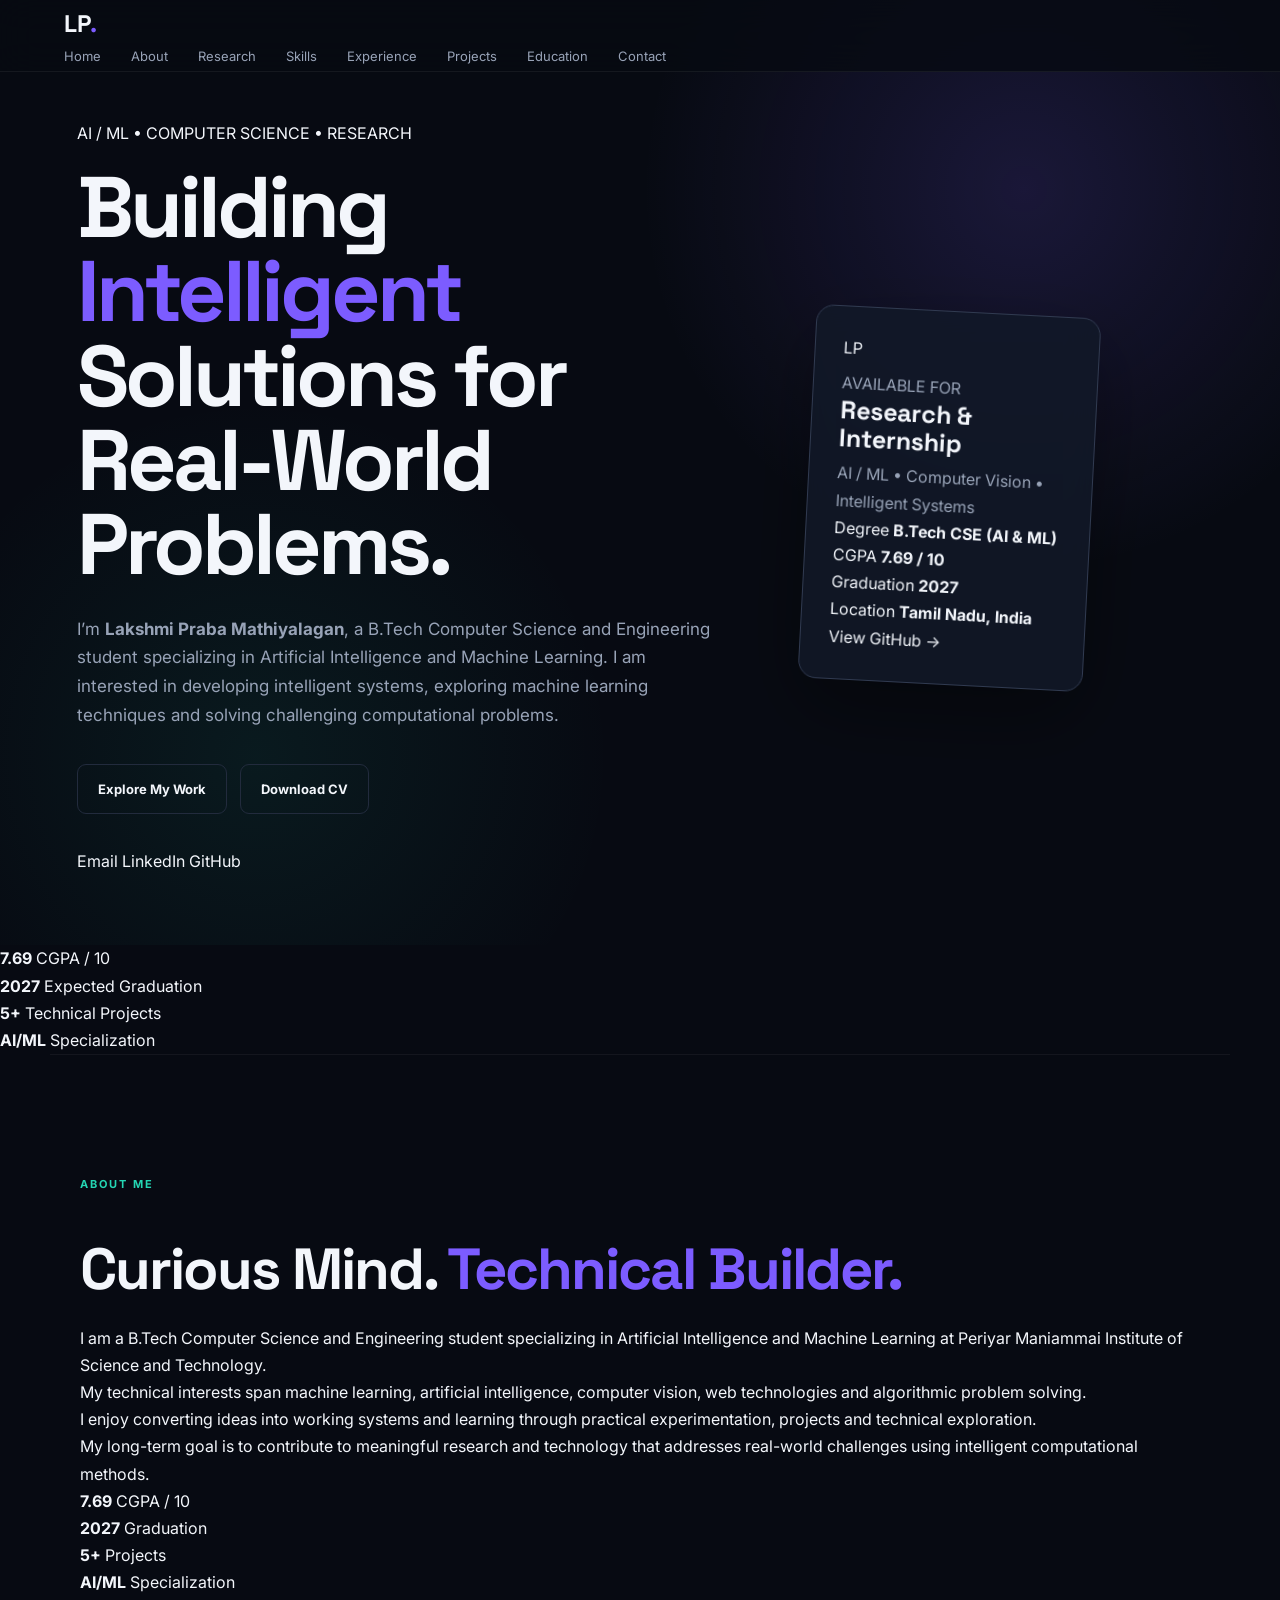
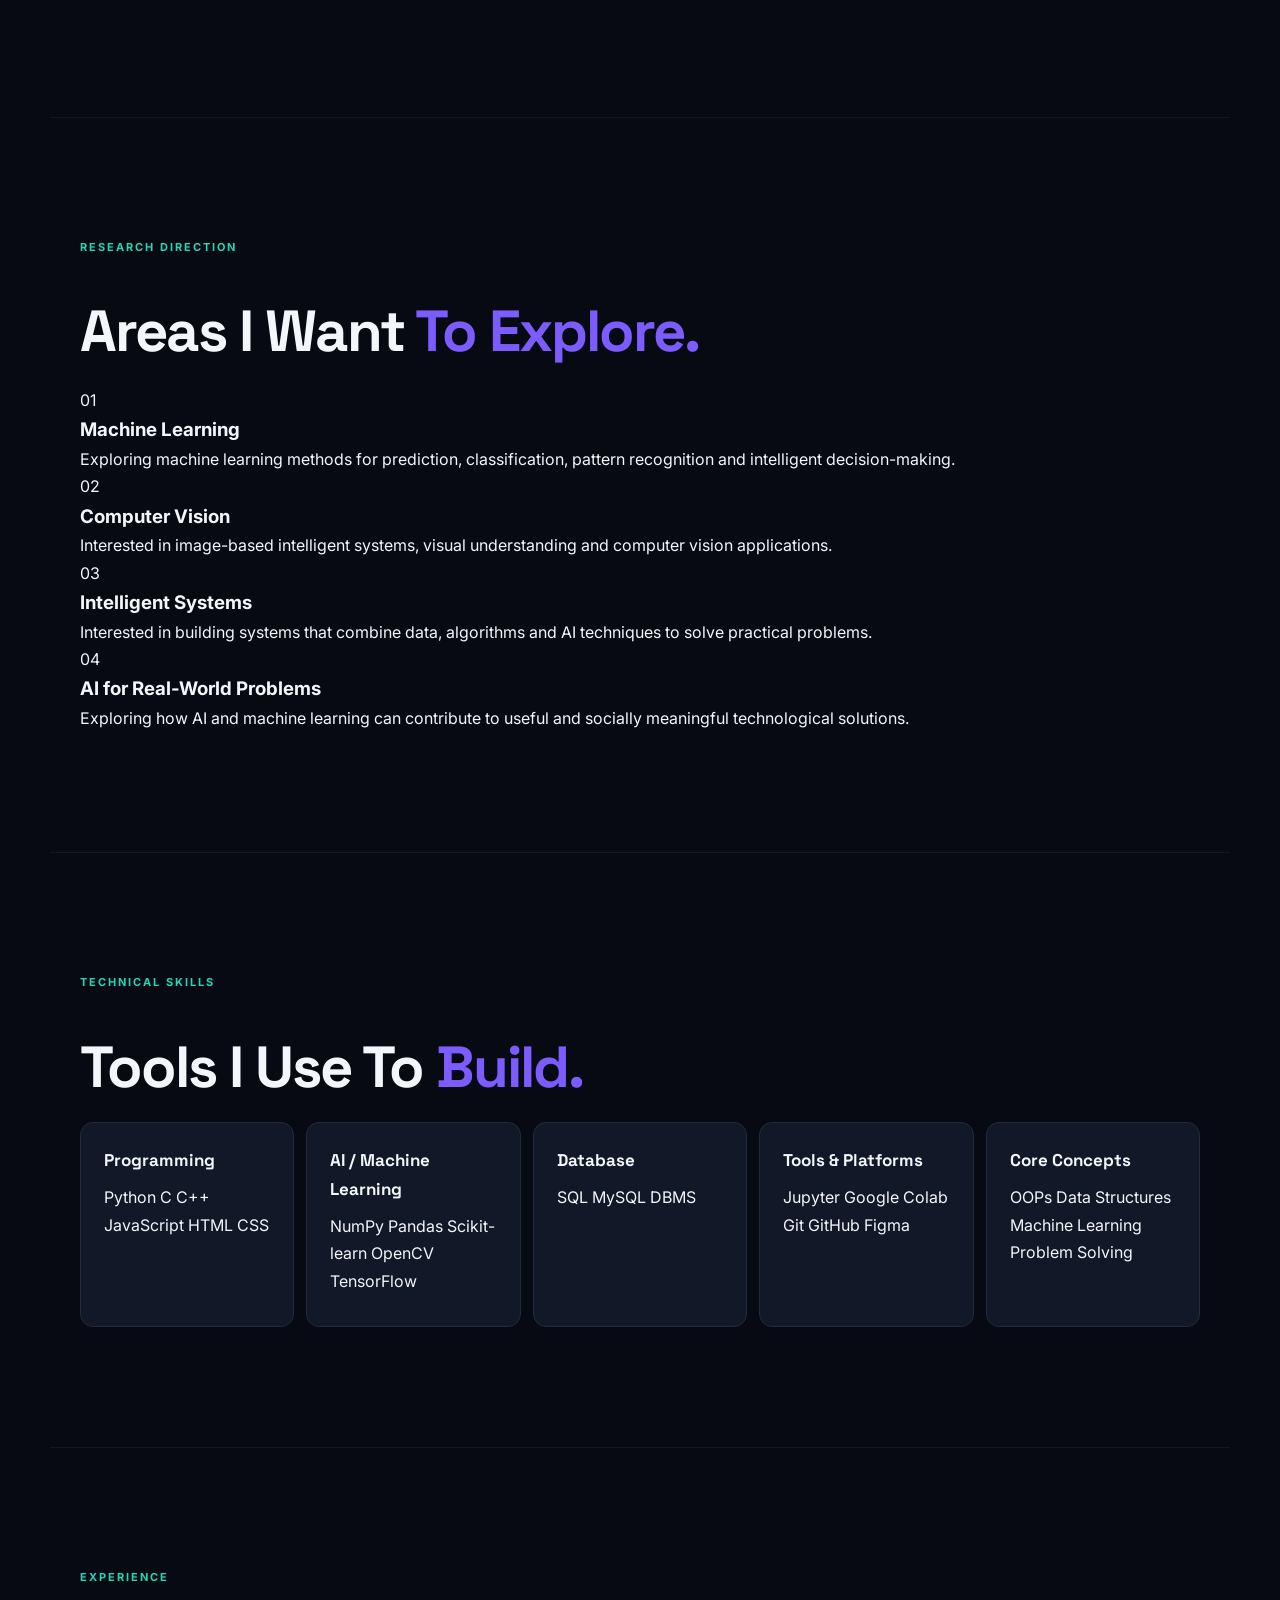
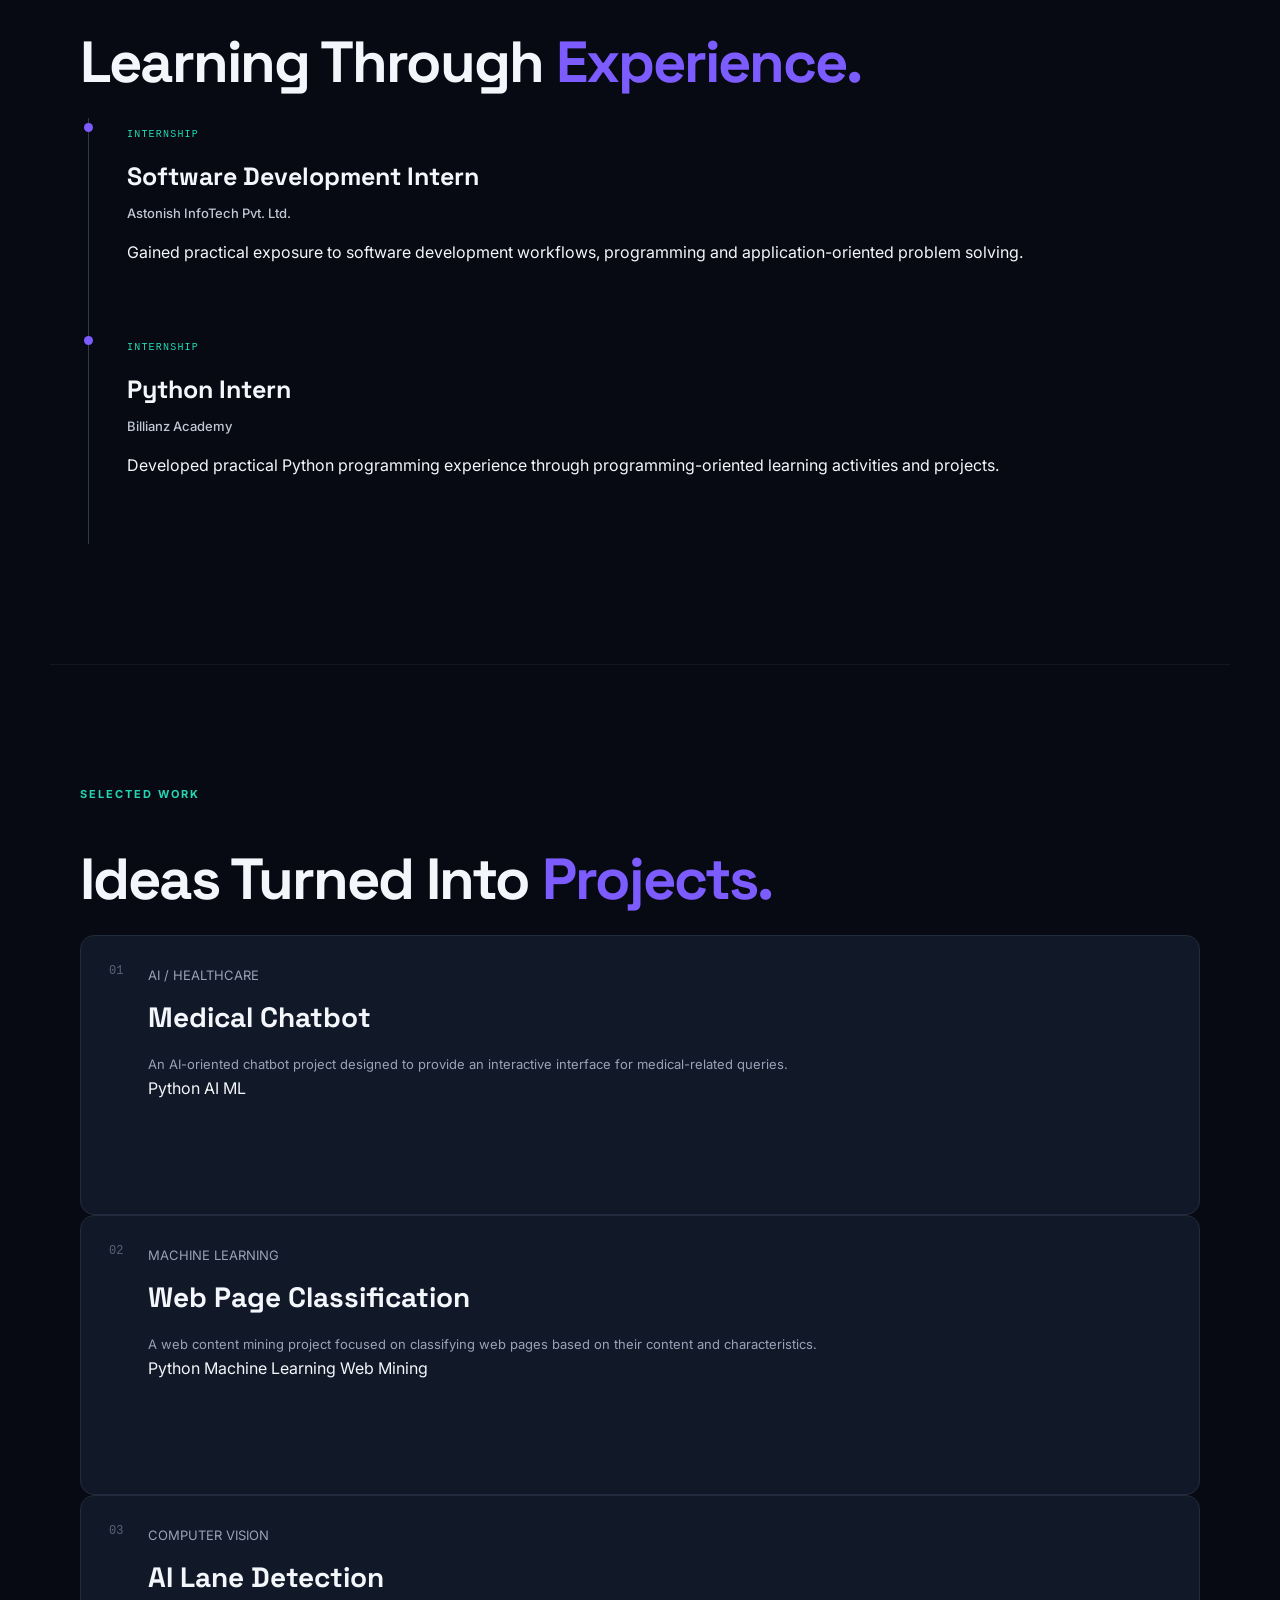
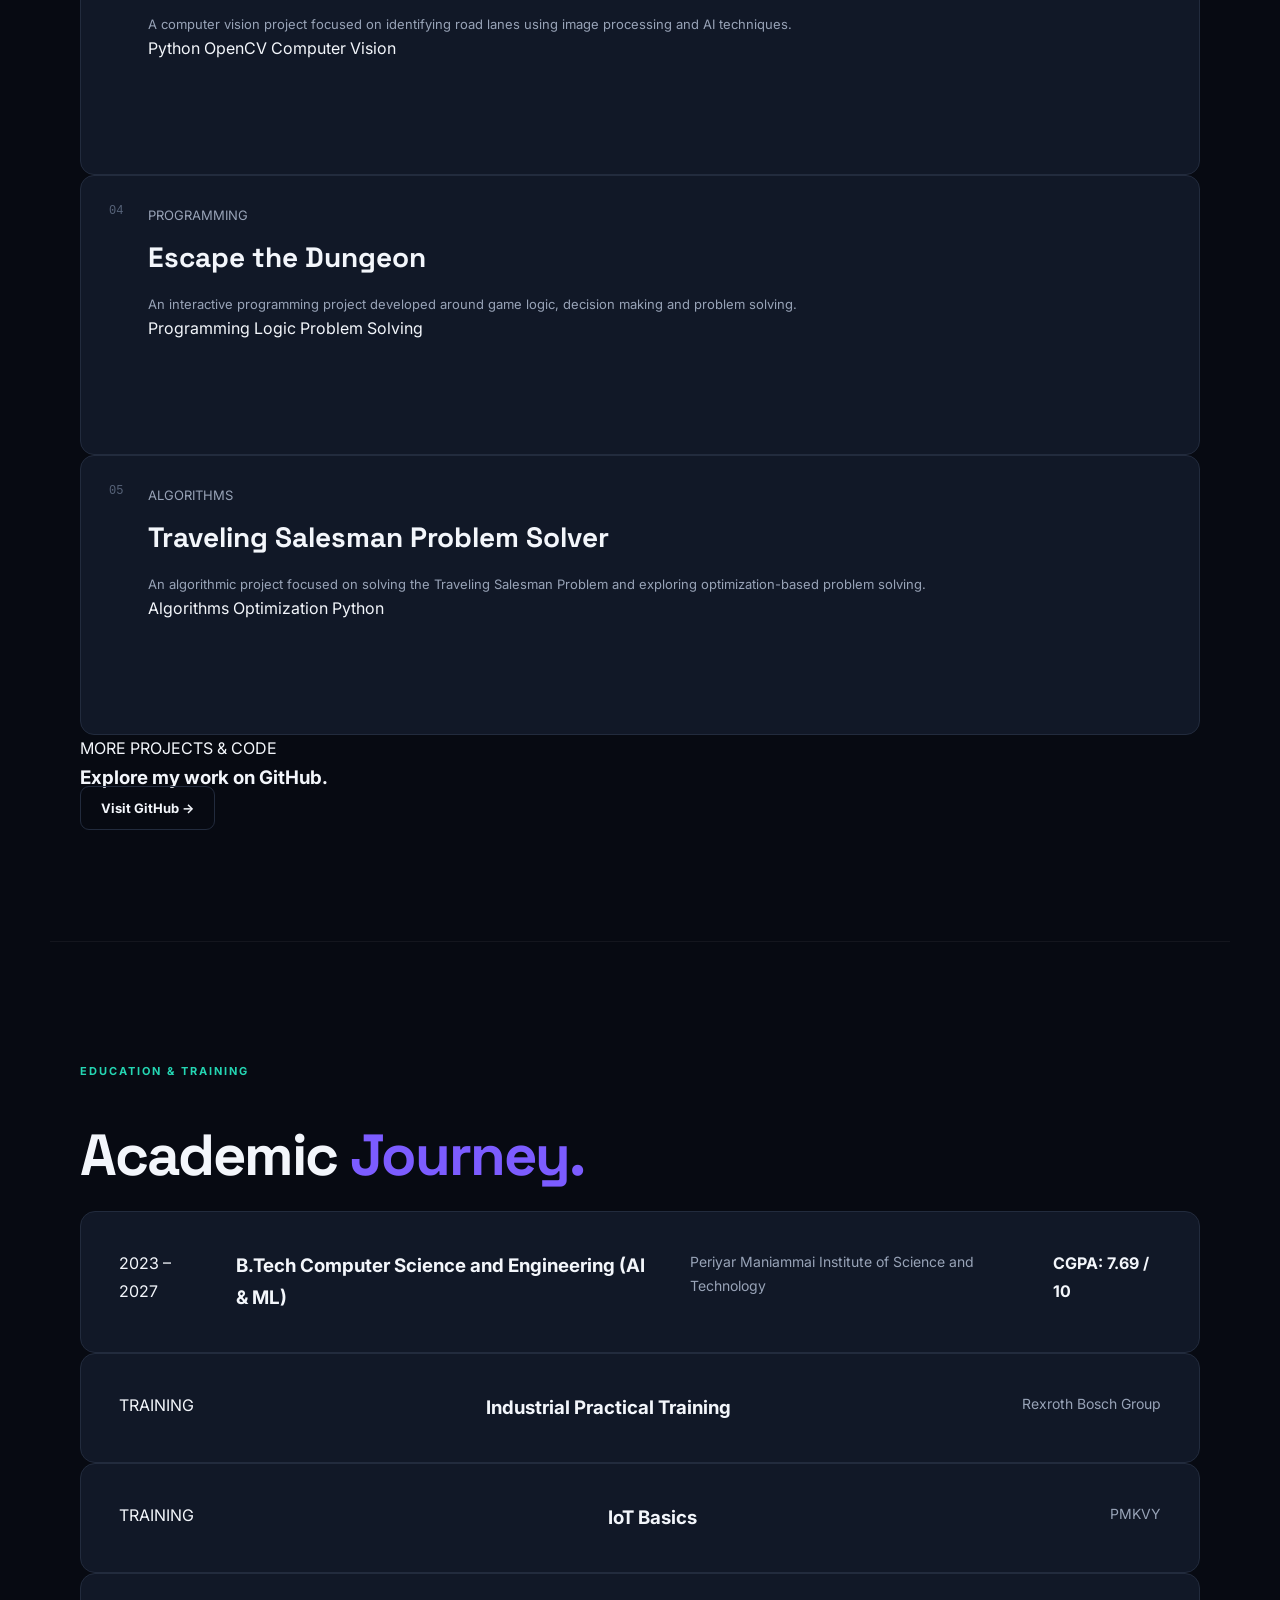
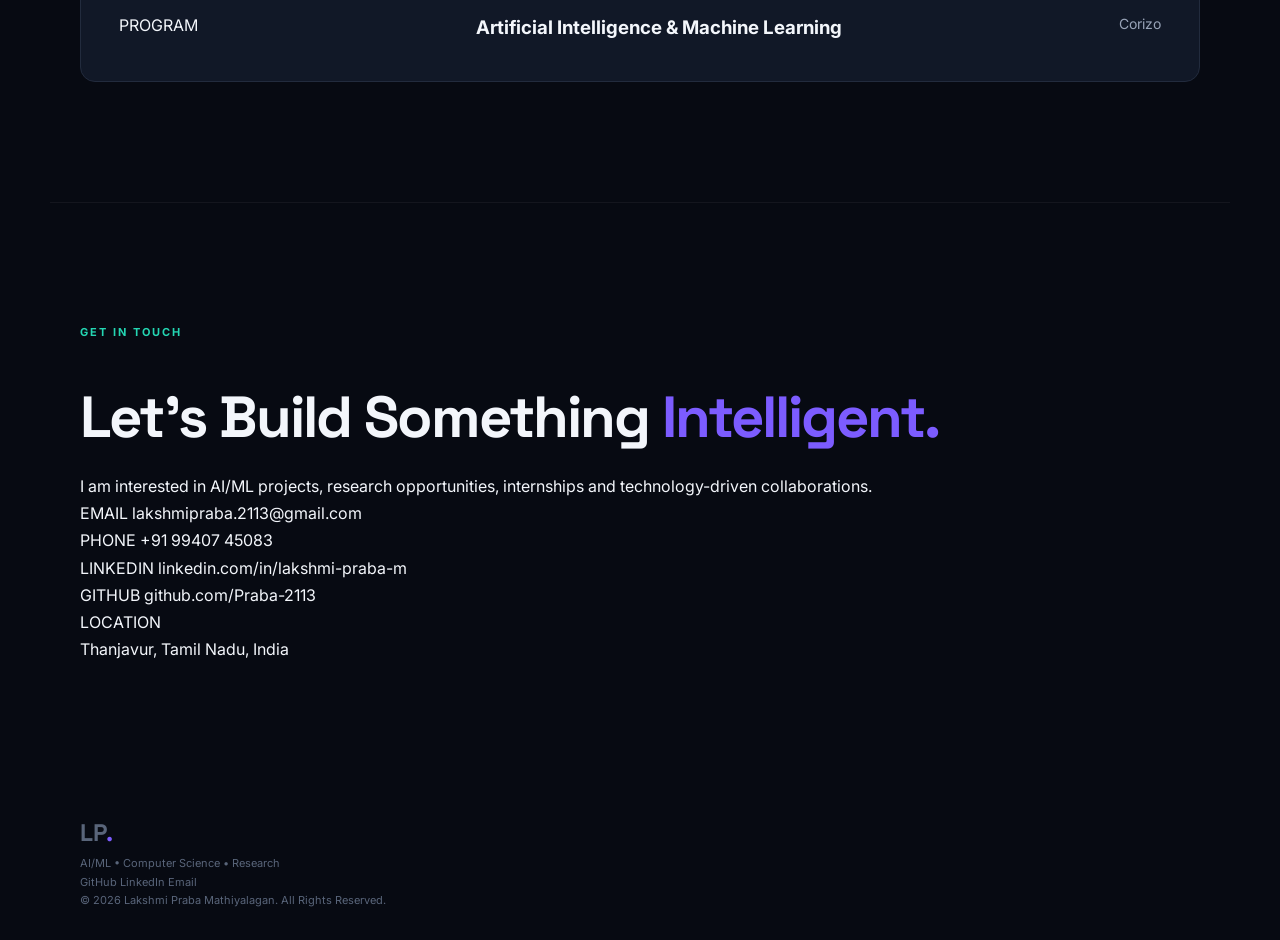
<file: index.html>
<!DOCTYPE html>
<html lang="en">

<head>

    <meta charset="UTF-8">
    <meta name="viewport" content="width=device-width, initial-scale=1.0">

    <title>Lakshmi Praba Mathiyalagan | AI/ML Research Portfolio</title>

    <meta name="description"
        content="Lakshmi Praba Mathiyalagan — B.Tech CSE (AI & ML) student, AI/ML enthusiast, developer and aspiring researcher.">

    <meta name="keywords"
        content="Lakshmi Praba, AI, Machine Learning, Artificial Intelligence, Computer Science, Research, Python, Computer Vision">

    <meta name="author" content="Lakshmi Praba Mathiyalagan">

    <link rel="stylesheet" href="style.css">

    <!-- Google Fonts -->

    <link
        href="https://fonts.googleapis.com/css2?family=Inter:wght@400;500;600;700;800&family=Space+Grotesk:wght@400;500;600;700&display=swap"
        rel="stylesheet">

</head>


<body>


<!-- =========================================================
     NAVIGATION
========================================================= -->

<header class="navbar">

    <div class="nav-container">

        <a href="#home" class="logo">
            LP<span>.</span>
        </a>


        <nav class="nav-menu">

            <a href="#home" class="nav-link active">
                Home
            </a>

            <a href="#about" class="nav-link">
                About
            </a>

            <a href="#research" class="nav-link">
                Research
            </a>

            <a href="#skills" class="nav-link">
                Skills
            </a>

            <a href="#experience" class="nav-link">
                Experience
            </a>

            <a href="#projects" class="nav-link">
                Projects
            </a>

            <a href="#education" class="nav-link">
                Education
            </a>

            <a href="#contact" class="nav-link">
                Contact
            </a>

        </nav>


        <button class="menu-btn" id="menuBtn">
            ☰
        </button>

    </div>

</header>


<!-- Scroll Progress -->

<div class="scroll-progress" id="scrollProgress"></div>



<!-- =========================================================
     HERO
========================================================= -->

<section id="home" class="hero">

    <div class="hero-container">


        <!-- HERO CONTENT -->

        <div class="hero-content">


            <p class="hero-label">

                AI / ML
                <span>•</span>
                COMPUTER SCIENCE
                <span>•</span>
                RESEARCH

            </p>


            <h1>

                Building
                <span>Intelligent</span>
                Solutions for
                Real-World Problems.

            </h1>


            <p class="hero-description">

                I’m <strong>Lakshmi Praba Mathiyalagan</strong>,
                a B.Tech Computer Science and Engineering student
                specializing in Artificial Intelligence and Machine Learning.

                I am interested in developing intelligent systems,
                exploring machine learning techniques and solving
                challenging computational problems.

            </p>


            <!-- HERO BUTTONS -->

            <div class="hero-buttons">

                <a href="#projects"
                   class="btn primary-btn">

                    Explore My Work

                </a>


                <a href="LP_ATS_resume(1).pdf"
                   class="btn secondary-btn"
                   download>

                    Download CV

                </a>

            </div>


            <!-- SOCIAL LINKS -->

            <div class="hero-links">

                <a href="mailto:lakshmipraba.2113@gmail.com">

                    Email

                </a>


                <a href="https://linkedin.com/in/lakshmi-praba-m"
                   target="_blank"
                   rel="noopener noreferrer">

                    LinkedIn

                </a>


                <a href="https://github.com/Praba-2113"
                   target="_blank"
                   rel="noopener noreferrer">

                    GitHub

                </a>

            </div>


        </div>



        <!-- HERO PROFILE -->

        <div class="hero-card">

            <div class="profile-card">

                <div class="profile-glow"></div>


                <div class="profile-avatar">

                    LP

                </div>


                <p class="profile-status">

                    AVAILABLE FOR

                </p>


                <h2>

                    Research & Internship

                </h2>


                <p class="profile-role">

                    AI / ML • Computer Vision • Intelligent Systems

                </p>


                <div class="profile-line"></div>


                <div class="profile-info">


                    <div>

                        <span>
                            Degree
                        </span>

                        <strong>
                            B.Tech CSE (AI & ML)
                        </strong>

                    </div>


                    <div>

                        <span>
                            CGPA
                        </span>

                        <strong>
                            7.69 / 10
                        </strong>

                    </div>


                    <div>

                        <span>
                            Graduation
                        </span>

                        <strong>
                            2027
                        </strong>

                    </div>


                    <div>

                        <span>
                            Location
                        </span>

                        <strong>
                            Tamil Nadu, India
                        </strong>

                    </div>


                </div>


                <a href="https://github.com/Praba-2113"
                   target="_blank"
                   rel="noopener noreferrer"
                   class="profile-github">

                    View GitHub →

                </a>


            </div>

        </div>

    </div>

</section>



<!-- =========================================================
     QUICK STATS
========================================================= -->

<section class="quick-stats">

    <div class="container stats-container">


        <div class="quick-stat">

            <strong>
                7.69
            </strong>

            <span>
                CGPA / 10
            </span>

        </div>


        <div class="quick-stat">

            <strong>
                2027
            </strong>

            <span>
                Expected Graduation
            </span>

        </div>


        <div class="quick-stat">

            <strong>
                5+
            </strong>

            <span>
                Technical Projects
            </span>

        </div>


        <div class="quick-stat">

            <strong>
                AI/ML
            </strong>

            <span>
                Specialization
            </span>

        </div>


    </div>

</section>



<!-- =========================================================
     ABOUT
========================================================= -->

<section id="about" class="section">

    <div class="container">


        <div class="section-heading">

            <p class="section-label">
                ABOUT ME
            </p>

            <h2>

                Curious Mind.
                <span>Technical Builder.</span>

            </h2>

        </div>



        <div class="about-grid">


            <div class="about-text">


                <p>

                    I am a B.Tech Computer Science and Engineering
                    student specializing in Artificial Intelligence
                    and Machine Learning at Periyar Maniammai Institute
                    of Science and Technology.

                </p>


                <p>

                    My technical interests span machine learning,
                    artificial intelligence, computer vision,
                    web technologies and algorithmic problem solving.

                </p>


                <p>

                    I enjoy converting ideas into working systems
                    and learning through practical experimentation,
                    projects and technical exploration.

                </p>


                <p>

                    My long-term goal is to contribute to meaningful
                    research and technology that addresses real-world
                    challenges using intelligent computational methods.

                </p>


            </div>



            <div class="about-stats">


                <div class="stat-card">

                    <strong>
                        7.69
                    </strong>

                    <span>
                        CGPA / 10
                    </span>

                </div>


                <div class="stat-card">

                    <strong>
                        2027
                    </strong>

                    <span>
                        Graduation
                    </span>

                </div>


                <div class="stat-card">

                    <strong>
                        5+
                    </strong>

                    <span>
                        Projects
                    </span>

                </div>


                <div class="stat-card">

                    <strong>
                        AI/ML
                    </strong>

                    <span>
                        Specialization
                    </span>

                </div>


            </div>

        </div>

    </div>

</section>



<!-- =========================================================
     RESEARCH INTERESTS
========================================================= -->

<section id="research" class="section dark-section">

    <div class="container">


        <div class="section-heading">

            <p class="section-label">
                RESEARCH DIRECTION
            </p>

            <h2>

                Areas I Want
                <span>To Explore.</span>

            </h2>

        </div>



        <div class="research-grid">


            <div class="research-card">

                <span class="research-number">
                    01
                </span>

                <h3>
                    Machine Learning
                </h3>

                <p>

                    Exploring machine learning methods for
                    prediction, classification, pattern recognition
                    and intelligent decision-making.

                </p>

            </div>



            <div class="research-card">

                <span class="research-number">
                    02
                </span>

                <h3>
                    Computer Vision
                </h3>

                <p>

                    Interested in image-based intelligent systems,
                    visual understanding and computer vision
                    applications.

                </p>

            </div>



            <div class="research-card">

                <span class="research-number">
                    03
                </span>

                <h3>
                    Intelligent Systems
                </h3>

                <p>

                    Interested in building systems that combine
                    data, algorithms and AI techniques to solve
                    practical problems.

                </p>

            </div>



            <div class="research-card">

                <span class="research-number">
                    04
                </span>

                <h3>
                    AI for Real-World Problems
                </h3>

                <p>

                    Exploring how AI and machine learning can
                    contribute to useful and socially meaningful
                    technological solutions.

                </p>

            </div>


        </div>

    </div>

</section>



<!-- =========================================================
     SKILLS
========================================================= -->

<section id="skills" class="section">

    <div class="container">


        <div class="section-heading">

            <p class="section-label">
                TECHNICAL SKILLS
            </p>

            <h2>

                Tools I Use To
                <span>Build.</span>

            </h2>

        </div>



        <div class="skills-grid">


            <!-- Programming -->

            <div class="skill-card">

                <h3>
                    Programming
                </h3>

                <div class="skill-tags">

                    <span>Python</span>
                    <span>C</span>
                    <span>C++</span>
                    <span>JavaScript</span>
                    <span>HTML</span>
                    <span>CSS</span>

                </div>

            </div>



            <!-- AI -->

            <div class="skill-card">

                <h3>
                    AI / Machine Learning
                </h3>

                <div class="skill-tags">

                    <span>NumPy</span>
                    <span>Pandas</span>
                    <span>Scikit-learn</span>
                    <span>OpenCV</span>
                    <span>TensorFlow</span>

                </div>

            </div>



            <!-- Database -->

            <div class="skill-card">

                <h3>
                    Database
                </h3>

                <div class="skill-tags">

                    <span>SQL</span>
                    <span>MySQL</span>
                    <span>DBMS</span>

                </div>

            </div>



            <!-- Tools -->

            <div class="skill-card">

                <h3>
                    Tools & Platforms
                </h3>

                <div class="skill-tags">

                    <span>Jupyter</span>
                    <span>Google Colab</span>
                    <span>Git</span>
                    <span>GitHub</span>
                    <span>Figma</span>

                </div>

            </div>



            <!-- Concepts -->

            <div class="skill-card">

                <h3>
                    Core Concepts
                </h3>

                <div class="skill-tags">

                    <span>OOPs</span>
                    <span>Data Structures</span>
                    <span>Machine Learning</span>
                    <span>Problem Solving</span>

                </div>

            </div>


        </div>

    </div>

</section>



<!-- =========================================================
     EXPERIENCE
========================================================= -->

<section id="experience" class="section dark-section">

    <div class="container">


        <div class="section-heading">

            <p class="section-label">
                EXPERIENCE
            </p>

            <h2>

                Learning Through
                <span>Experience.</span>

            </h2>

        </div>



        <div class="timeline">


            <!-- EXPERIENCE 1 -->

            <div class="timeline-item">

                <div class="timeline-dot"></div>


                <div class="timeline-content">

                    <span class="timeline-date">
                        INTERNSHIP
                    </span>


                    <h3>
                        Software Development Intern
                    </h3>


                    <h4>
                        Astonish InfoTech Pvt. Ltd.
                    </h4>


                    <p>

                        Gained practical exposure to software
                        development workflows, programming and
                        application-oriented problem solving.

                    </p>

                </div>

            </div>



            <!-- EXPERIENCE 2 -->

            <div class="timeline-item">

                <div class="timeline-dot"></div>


                <div class="timeline-content">

                    <span class="timeline-date">
                        INTERNSHIP
                    </span>


                    <h3>
                        Python Intern
                    </h3>


                    <h4>
                        Billianz Academy
                    </h4>


                    <p>

                        Developed practical Python programming
                        experience through programming-oriented
                        learning activities and projects.

                    </p>

                </div>

            </div>


        </div>

    </div>

</section>



<!-- =========================================================
     PROJECTS
========================================================= -->

<section id="projects" class="section">

    <div class="container">


        <div class="section-heading">

            <p class="section-label">
                SELECTED WORK
            </p>

            <h2>

                Ideas Turned Into
                <span>Projects.</span>

            </h2>

        </div>



        <div class="projects-grid">


            <!-- PROJECT 01 -->

            <article class="project-card">

                <div class="project-number">
                    01
                </div>


                <div class="project-content">

                    <p class="project-category">
                        AI / HEALTHCARE
                    </p>

                    <h3>
                        Medical Chatbot
                    </h3>

                    <p>

                        An AI-oriented chatbot project designed
                        to provide an interactive interface for
                        medical-related queries.

                    </p>


                    <div class="project-tags">

                        <span>Python</span>
                        <span>AI</span>
                        <span>ML</span>

                    </div>

                </div>

            </article>



            <!-- PROJECT 02 -->

            <article class="project-card">

                <div class="project-number">
                    02
                </div>


                <div class="project-content">

                    <p class="project-category">
                        MACHINE LEARNING
                    </p>

                    <h3>
                        Web Page Classification
                    </h3>

                    <p>

                        A web content mining project focused on
                        classifying web pages based on their
                        content and characteristics.

                    </p>


                    <div class="project-tags">

                        <span>Python</span>
                        <span>Machine Learning</span>
                        <span>Web Mining</span>

                    </div>

                </div>

            </article>



            <!-- PROJECT 03 -->

            <article class="project-card">

                <div class="project-number">
                    03
                </div>


                <div class="project-content">

                    <p class="project-category">
                        COMPUTER VISION
                    </p>

                    <h3>
                        AI Lane Detection
                    </h3>

                    <p>

                        A computer vision project focused on
                        identifying road lanes using image
                        processing and AI techniques.

                    </p>


                    <div class="project-tags">

                        <span>Python</span>
                        <span>OpenCV</span>
                        <span>Computer Vision</span>

                    </div>

                </div>

            </article>



            <!-- PROJECT 04 -->

            <article class="project-card">

                <div class="project-number">
                    04
                </div>


                <div class="project-content">

                    <p class="project-category">
                        PROGRAMMING
                    </p>

                    <h3>
                        Escape the Dungeon
                    </h3>

                    <p>

                        An interactive programming project
                        developed around game logic, decision
                        making and problem solving.

                    </p>


                    <div class="project-tags">

                        <span>Programming</span>
                        <span>Logic</span>
                        <span>Problem Solving</span>

                    </div>

                </div>

            </article>



            <!-- PROJECT 05 -->

            <article class="project-card">

                <div class="project-number">
                    05
                </div>


                <div class="project-content">

                    <p class="project-category">
                        ALGORITHMS
                    </p>

                    <h3>
                        Traveling Salesman Problem Solver
                    </h3>

                    <p>

                        An algorithmic project focused on solving
                        the Traveling Salesman Problem and exploring
                        optimization-based problem solving.

                    </p>


                    <div class="project-tags">

                        <span>Algorithms</span>
                        <span>Optimization</span>
                        <span>Python</span>

                    </div>

                </div>

            </article>


        </div>



        <!-- GITHUB CTA -->

        <div class="github-cta">

            <div>

                <p>
                    MORE PROJECTS & CODE
                </p>

                <h3>
                    Explore my work on GitHub.
                </h3>

            </div>


            <a href="https://github.com/Praba-2113"
               target="_blank"
               rel="noopener noreferrer"
               class="btn primary-btn">

                Visit GitHub →

            </a>

        </div>


    </div>

</section>



<!-- =========================================================
     EDUCATION
========================================================= -->

<section id="education" class="section dark-section">

    <div class="container">


        <div class="section-heading">

            <p class="section-label">
                EDUCATION & TRAINING
            </p>

            <h2>

                Academic
                <span>Journey.</span>

            </h2>

        </div>



        <div class="education-grid">


            <!-- DEGREE -->

            <div class="education-card">

                <span class="education-year">
                    2023 – 2027
                </span>


                <h3>

                    B.Tech Computer Science
                    and Engineering
                    (AI & ML)

                </h3>


                <p>

                    Periyar Maniammai Institute of
                    Science and Technology

                </p>


                <strong>
                    CGPA: 7.69 / 10
                </strong>

            </div>



            <!-- TRAINING -->

            <div class="education-card">

                <span class="education-year">
                    TRAINING
                </span>


                <h3>
                    Industrial Practical Training
                </h3>


                <p>
                    Rexroth Bosch Group
                </p>

            </div>



            <div class="education-card">

                <span class="education-year">
                    TRAINING
                </span>


                <h3>
                    IoT Basics
                </h3>


                <p>
                    PMKVY
                </p>

            </div>



            <div class="education-card">

                <span class="education-year">
                    PROGRAM
                </span>


                <h3>

                    Artificial Intelligence
                    & Machine Learning

                </h3>


                <p>
                    Corizo
                </p>

            </div>


        </div>

    </div>

</section>



<!-- =========================================================
     CONTACT
========================================================= -->

<section id="contact" class="section contact-section">

    <div class="container">


        <div class="contact-container">


            <!-- CONTACT INTRO -->

            <div class="contact-intro">

                <p class="section-label">
                    GET IN TOUCH
                </p>


                <h2>

                    Let's Build Something
                    <span>Intelligent.</span>

                </h2>


                <p>

                    I am interested in AI/ML projects,
                    research opportunities, internships
                    and technology-driven collaborations.

                </p>

            </div>



            <!-- CONTACT DETAILS -->

            <div class="contact-details">


                <div class="contact-item">

                    <span>
                        EMAIL
                    </span>

                    <a href="mailto:lakshmipraba.2113@gmail.com">

                        lakshmipraba.2113@gmail.com

                    </a>

                </div>



                <div class="contact-item">

                    <span>
                        PHONE
                    </span>

                    <a href="tel:+919940745083">

                        +91 99407 45083

                    </a>

                </div>



                <div class="contact-item">

                    <span>
                        LINKEDIN
                    </span>

                    <a href="https://linkedin.com/in/lakshmi-praba-m"
                       target="_blank"
                       rel="noopener noreferrer">

                        linkedin.com/in/lakshmi-praba-m

                    </a>

                </div>



                <div class="contact-item">

                    <span>
                        GITHUB
                    </span>

                    <a href="https://github.com/Praba-2113"
                       target="_blank"
                       rel="noopener noreferrer">

                        github.com/Praba-2113

                    </a>

                </div>



                <div class="contact-item">

                    <span>
                        LOCATION
                    </span>

                    <p>
                        Thanjavur, Tamil Nadu, India
                    </p>

                </div>


            </div>

        </div>

    </div>

</section>



<!-- =========================================================
     FOOTER
========================================================= -->

<footer class="footer">

    <div class="container footer-container">


        <div class="footer-brand">

            <a href="#home" class="logo">
                LP<span>.</span>
            </a>

            <p>
                AI/ML • Computer Science • Research
            </p>

        </div>


        <div class="footer-links">


            <a href="https://github.com/Praba-2113"
               target="_blank"
               rel="noopener noreferrer">

                GitHub

            </a>


            <a href="https://linkedin.com/in/lakshmi-praba-m"
               target="_blank"
               rel="noopener noreferrer">

                LinkedIn

            </a>


            <a href="mailto:lakshmipraba.2113@gmail.com">

                Email

            </a>


        </div>


        <p class="copyright">

            © 2026 Lakshmi Praba Mathiyalagan.
            All Rights Reserved.

        </p>


    </div>

</footer>



<!-- =========================================================
     JAVASCRIPT
========================================================= -->

<script src="script.js"></script>


</body>

</html>
</file>
<file: style.css>
* {
    margin: 0;
    padding: 0;
    box-sizing: border-box;
}

:root {
    --bg: #070a12;
    --bg2: #0d1220;
    --card: #111827;
    --line: #222b3d;

    --text: #f3f6fb;
    --muted: #98a3b7;

    --purple: #7c5cff;
    --green: #24d6b3;

    --max-width: 1180px;
}

html {
    scroll-behavior: smooth;
}

body {
    background: var(--bg);
    color: var(--text);
    font-family: "Inter", sans-serif;
    line-height: 1.7;
}

a {
    text-decoration: none;
    color: inherit;
}


/* ================= PROGRESS ================= */

#progressBar {
    position: fixed;
    top: 0;
    left: 0;

    height: 3px;
    width: 0;

    background: linear-gradient(
        90deg,
        var(--purple),
        var(--green)
    );

    z-index: 9999;
}


/* ================= NAVBAR ================= */

.navbar {
    position: fixed;

    top: 0;
    left: 0;

    width: 100%;
    height: 72px;

    display: flex;
    align-items: center;
    justify-content: space-between;

    padding: 0 5vw;

    background: rgba(7, 10, 18, 0.8);

    backdrop-filter: blur(18px);

    border-bottom: 1px solid rgba(255,255,255,0.06);

    z-index: 1000;
}

.logo {
    font-family: "Space Grotesk";
    font-size: 24px;
    font-weight: 700;
}

.logo span {
    color: var(--purple);
}

nav {
    display: flex;
    gap: 30px;
}

nav a {
    color: var(--muted);
    font-size: 13px;

    transition: 0.3s;
}

nav a:hover {
    color: white;
}

.menu-btn {
    display: none;

    background: none;
    color: white;

    border: 1px solid var(--line);

    padding: 7px 10px;

    border-radius: 8px;

    cursor: pointer;
}


/* ================= HERO ================= */

.hero {
    min-height: 100vh;

    display: flex;
    align-items: center;

    padding: 120px 6vw 70px;

    background:

        radial-gradient(
            circle at 80% 20%,
            rgba(124,92,255,0.16),
            transparent 30%
        ),

        radial-gradient(
            circle at 20% 80%,
            rgba(36,214,179,0.08),
            transparent 28%
        );

    overflow: hidden;
}

.hero-container {
    width: 100%;
    max-width: var(--max-width);

    margin: auto;

    display: grid;

    grid-template-columns:
        1.25fr
        0.75fr;

    gap: 70px;

    align-items: center;
}

.eyebrow {
    color: var(--green);

    font-size: 11px;

    font-weight: 700;

    letter-spacing: 0.18em;
}

.hero h1 {
    font-family: "Space Grotesk";

    font-size: clamp(
        48px,
        7vw,
        86px
    );

    line-height: 0.98;

    letter-spacing: -4px;

    margin: 18px 0 28px;
}

.hero h1 span {
    color: var(--purple);
}

.hero-description {
    max-width: 650px;

    color: var(--muted);

    font-size: 17px;
}

.hero-buttons {
    display: flex;

    gap: 13px;

    margin: 34px 0;
}

.btn {
    padding: 13px 20px;

    border-radius: 9px;

    font-size: 13px;

    font-weight: 700;

    border: 1px solid var(--line);

    transition: 0.3s;
}

.btn.primary {
    background: white;
    color: #090c14;
}

.btn.primary:hover {
    transform: translateY(-3px);
}

.btn.secondary:hover {
    border-color: var(--purple);
}

.quick-links {
    display: flex;

    gap: 22px;

    flex-wrap: wrap;

    font-size: 12px;

    color: var(--muted);
}

.quick-links a {
    color: white;
}

.quick-links a:hover {
    color: var(--green);
}


/* ================= PROFILE ================= */

.hero-visual {
    height: 500px;

    display: flex;

    justify-content: center;

    align-items: center;

    position: relative;
}

.glow {
    position: absolute;

    border-radius: 50%;
}

.glow-one {
    width: 330px;
    height: 330px;

    background: rgba(124,92,255,0.12);

    border: 1px solid rgba(124,92,255,0.2);
}

.glow-two {
    width: 190px;
    height: 190px;

    background: rgba(36,214,179,0.08);

    border: 1px solid rgba(36,214,179,0.2);
}

.profile-card {
    position: relative;

    width: 285px;

    padding: 28px;

    background: rgba(17,24,39,0.85);

    border: 1px solid #303a50;

    border-radius: 18px;

    box-shadow:
        0 30px 80px rgba(0,0,0,0.4);

    backdrop-filter: blur(16px);

    transform: rotate(3deg);
}

.card-header {
    display: flex;

    justify-content: space-between;

    color: #657189;

    font: 10px monospace;

    letter-spacing: 0.1em;
}

.avatar {
    width: 76px;
    height: 76px;

    display: grid;
    place-items: center;

    margin: 42px 0 18px;

    border-radius: 50%;

    background:
        linear-gradient(
            135deg,
            var(--purple),
            #b18cff
        );

    font-family: "Space Grotesk";

    font-size: 25px;

    font-weight: 700;
}

.profile-card h2 {
    font-family: "Space Grotesk";

    font-size: 25px;

    line-height: 1.1;
}

.profile-card p {
    color: var(--muted);

    margin-top: 8px;
}

.status {
    margin-top: 30px;

    padding-top: 15px;

    border-top: 1px solid var(--line);

    color: var(--muted);

    font-size: 11px;
}

.status span {
    display: inline-block;

    width: 7px;
    height: 7px;

    margin-right: 8px;

    background: var(--green);

    border-radius: 50%;
}


/* ================= SECTION ================= */

.section {
    max-width: var(--max-width);

    margin: auto;

    padding: 120px 30px;

    border-top: 1px solid rgba(255,255,255,0.05);
}

.section-label {
    margin-bottom: 45px;

    color: var(--green);

    font-size: 11px;

    font-weight: 700;

    letter-spacing: 0.18em;
}

.section h2 {
    font-family: "Space Grotesk";

    font-size: clamp(
        35px,
        5vw,
        58px
    );

    line-height: 1.05;

    letter-spacing: -2px;

    margin-bottom: 25px;
}

.section h2 span {
    color: var(--purple);
}


/* ================= ABOUT ================= */

.two-column {
    display: grid;

    grid-template-columns:
        1fr
        1fr;

    gap: 80px;
}

.large-text {
    font-size: 20px;

    color: #e3e8f1;

    margin-bottom: 20px;
}

.normal-text {
    color: var(--muted);
}

.stats {
    display: flex;

    gap: 45px;

    margin-top: 35px;
}

.stats div {
    display: flex;

    flex-direction: column;
}

.stats strong {
    font-family: "Space Grotesk";

    font-size: 30px;
}

.stats span {
    color: #68748b;

    font-size: 10px;

    text-transform: uppercase;

    letter-spacing: 0.12em;
}


/* ================= SKILLS ================= */

.skills-grid {
    display: grid;

    grid-template-columns:
        repeat(5, 1fr);

    gap: 12px;
}

.skill-card {
    min-height: 205px;

    padding: 23px;

    background: var(--card);

    border: 1px solid var(--line);

    border-radius: 13px;

    transition: 0.3s;
}

.skill-card:hover {
    transform: translateY(-5px);

    border-color: #48526a;
}

.skill-number {
    display: block;

    margin-bottom: 48px;

    color: #58647a;

    font: 12px monospace;
}

.skill-card h3 {
    font-family: "Space Grotesk";

    font-size: 17px;

    margin-bottom: 9px;
}

.skill-card p {
    color: var(--muted);

    font-size: 12px;
}


/* ================= EXPERIENCE ================= */

.timeline {
    border-left: 1px solid #30394d;

    margin-left: 8px;
}

.timeline-item {
    position: relative;

    padding:
        0
        0
        65px
        38px;
}

.timeline-dot {
    position: absolute;

    left: -5px;
    top: 5px;

    width: 9px;
    height: 9px;

    border-radius: 50%;

    background: var(--purple);
}

.timeline-date {
    color: var(--green);

    font: 10px monospace;

    letter-spacing: 0.12em;
}

.timeline-item h3 {
    font-family: "Space Grotesk";

    font-size: 25px;

    margin-top: 10px;
}

.timeline-item h4 {
    color: #c0c8d6;

    font-size: 13px;

    font-weight: 500;

    margin: 4px 0 15px;
}

.timeline-item ul {
    padding-left: 18px;

    color: var(--muted);

    font-size: 14px;
}

.timeline-item li {
    margin: 5px 0;
}


/* ================= PROJECTS ================= */

.projects-header {
    display: flex;

    justify-content: space-between;

    align-items: end;

    margin-bottom: 45px;
}

.projects-header p {
    color: var(--muted);

    max-width: 350px;

    font-size: 13px;
}

.project-grid {
    display: grid;

    grid-template-columns:
        repeat(2, 1fr);

    gap: 15px;
}

.project-card {
    min-height: 280px;

    padding: 28px;

    display: flex;

    gap: 25px;

    background: var(--card);

    border: 1px solid var(--line);

    border-radius: 14px;

    transition: 0.3s;
}

.project-card:hover {
    transform: translateY(-5px);

    border-color: #46516a;
}

.project-card.featured {
    grid-column: span 2;

    background:
        linear-gradient(
            120deg,
            #15162b,
            #111827
        );
}

.project-number {
    color: #58647a;

    font: 12px monospace;
}

.project-card small {
    color: var(--green);

    font: 10px monospace;

    letter-spacing: 0.1em;
}

.project-card h3 {
    font-family: "Space Grotesk";

    font-size: 28px;

    margin: 8px 0 12px;
}

.project-card p {
    color: var(--muted);

    font-size: 13px;
}

.tags {
    display: flex;

    gap: 7px;

    flex-wrap: wrap;

    margin-top: 22px;
}

.tags span {
    padding: 5px 8px;

    color: #aeb8ca;

    background: #171f30;

    border: 1px solid #273147;

    border-radius: 5px;

    font: 10px monospace;
}


/* ================= EDUCATION ================= */

.education-card {
    display: flex;

    justify-content: space-between;

    gap: 30px;

    padding: 38px;

    background: var(--card);

    border: 1px solid var(--line);

    border-radius: 15px;
}

.education-card small {
    color: var(--green);

    font: 10px monospace;
}

.education-card h2 {
    font-size: 36px;
}

.education-card p {
    color: var(--muted);

    font-size: 14px;
}

.cgpa {
    display: flex;

    flex-direction: column;

    justify-content: center;
}

.cgpa strong {
    color: var(--purple);

    font-family: "Space Grotesk";

    font-size: 58px;
}

.cgpa span {
    color: var(--muted);

    font-size: 11px;
}

.training-grid {
    display: grid;

    grid-template-columns:
        repeat(3, 1fr);

    gap: 15px;

    margin-top: 15px;
}

.training-grid > div {
    padding: 24px;

    background: #0c111d;

    border: 1px solid var(--line);

    border-radius: 12px;
}

.training-grid small {
    color: var(--green);

    font: 10px monospace;
}

.training-grid h3 {
    font-family: "Space Grotesk";

    font-size: 16px;

    margin: 15px 0 7px;
}

.training-grid p {
    color: var(--muted);

    font-size: 12px;
}


/* ================= CONTACT ================= */

.contact-box {
    display: grid;

    grid-template-columns:
        1fr
        1fr;

    gap: 70px;

    padding: 55px;

    background:
        linear-gradient(
            135deg,
            #12182a,
            #0d111c
        );

    border: 1px solid var(--line);

    border-radius: 18px;
}

.contact-description {
    color: var(--muted);

    max-width: 460px;
}

.contact-links {
    display: flex;

    flex-direction: column;

    justify-content: center;

    gap: 20px;
}

.contact-links a {
    padding-bottom: 15px;

    border-bottom: 1px solid var(--line);
}

.contact-links small {
    display: block;

    color: #657189;

    font: 9px monospace;

    letter-spacing: 0.14em;
}

.contact-links strong {
    display: block;

    font-size: 13px;

    margin-top: 4px;
}

.contact-links a:hover strong {
    color: var(--green);
}


/* ================= FOOTER ================= */

footer {
    max-width: var(--max-width);

    margin: auto;

    padding: 30px;

    display: flex;

    justify-content: space-between;

    color: #59657a;

    font-size: 11px;
}


/* ================= RESPONSIVE ================= */

@media (max-width: 900px) {

    .hero-container,
    .two-column,
    .contact-box {
        grid-template-columns: 1fr;
    }

    .skills-grid {
        grid-template-columns:
            repeat(2, 1fr);
    }

    .training-grid {
        grid-template-columns:
            repeat(2, 1fr);
    }

    .project-grid {
        grid-template-columns: 1fr;
    }

    .project-card.featured {
        grid-column: auto;
    }

}


@media (max-width: 650px) {

    .navbar {
        padding: 0 20px;
    }

    nav {
        display: none;

        position: absolute;

        top: 72px;
        left: 0;

        width: 100%;

        padding: 12px 20px;

        background: #0b0f19;

        flex-direction: column;

        gap: 0;
    }

    nav.open {
        display: flex;
    }

    nav a {
        padding: 12px 0;
    }

    .menu-btn {
        display: block;
    }

    .hero {
        padding: 120px 22px 80px;
    }

    .hero h1 {
        font-size: 48px;

        letter-spacing: -2.5px;
    }

    .hero-visual {
        height: 340px;
    }

    .profile-card {
        width: 250px;
    }

    .section {
        padding: 85px 22px;
    }

    .skills-grid,
    .training-grid {
        grid-template-columns: 1fr;
    }

    .stats {
        gap: 22px;
    }

    .education-card {
        flex-direction: column;
    }

    .contact-box {
        padding: 30px;
    }

    footer {
        padding: 25px 22px;

        display: block;
    }

}
</file>
